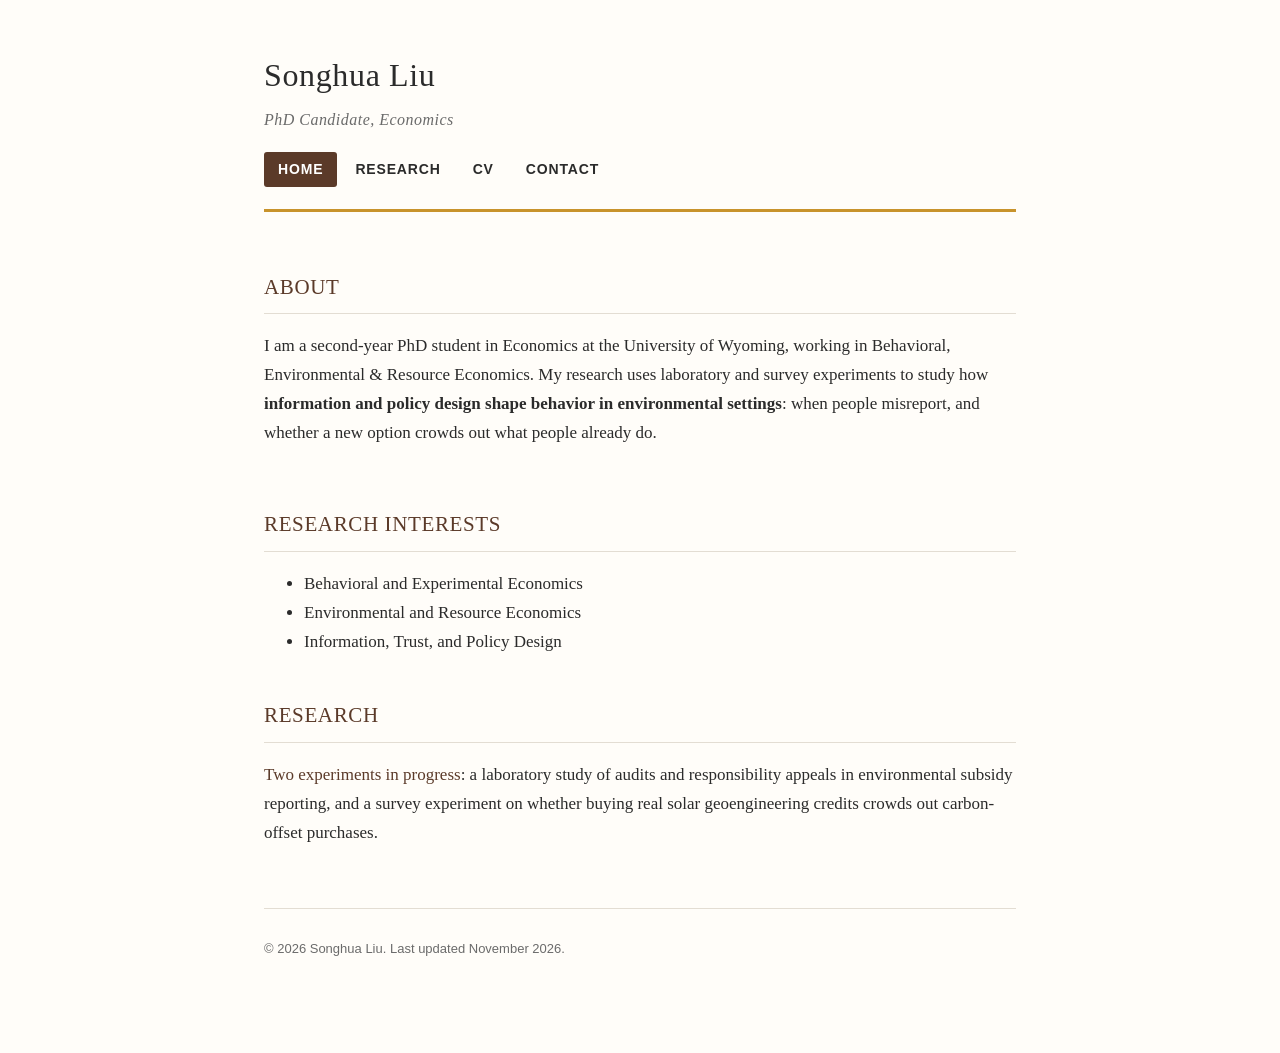
<file: index.html>
<!DOCTYPE html>
<html lang="en">
<head>
  <meta charset="UTF-8">
  <meta name="viewport" content="width=device-width, initial-scale=1.0">
  <title>Songhua Liu</title>
  <link rel="stylesheet" href="assets/style.css">
</head>
<body>
  <div class="container">
    <header class="site-header">
      <h1>Songhua Liu</h1>
      <p class="subtitle">PhD Candidate, Economics</p>
      <nav class="site-nav">
        <a href="index.html" class="active">Home</a>
        <a href="research.html">Research</a>
        <a href="cv.html">CV</a>
        <a href="contact.html">Contact</a>
      </nav>
    </header>

    <section class="about-flex">
      <div class="about-text">
        <h2>About</h2>
        <p>
          I am a second-year PhD student in Economics at the University of
          Wyoming, working in Behavioral, Environmental & Resource Economics.
          My research uses laboratory and survey experiments to study how
          <strong>information and policy design shape behavior in
          environmental settings</strong>: when people misreport, and whether
          a new option crowds out what people already do.
        </p>
      </div>
    </section>

    <section>
      <h2>Research Interests</h2>
      <ul>
        <li>Behavioral and Experimental Economics</li>
        <li>Environmental and Resource Economics</li>
        <li>Information, Trust, and Policy Design</li>
      </ul>
    </section>

    <section>
      <h2>Research</h2>
      <p>
        <a href="research.html">Two experiments in progress</a>: a laboratory
        study of audits and responsibility appeals in environmental subsidy
        reporting, and a survey experiment
        on whether buying real solar geoengineering credits crowds out
        carbon-offset purchases.
      </p>
    </section>

    <footer>
      <p>&copy; 2026 Songhua Liu. Last updated November 2026.</p>
    </footer>
  </div>
</body>
</html>
</file>
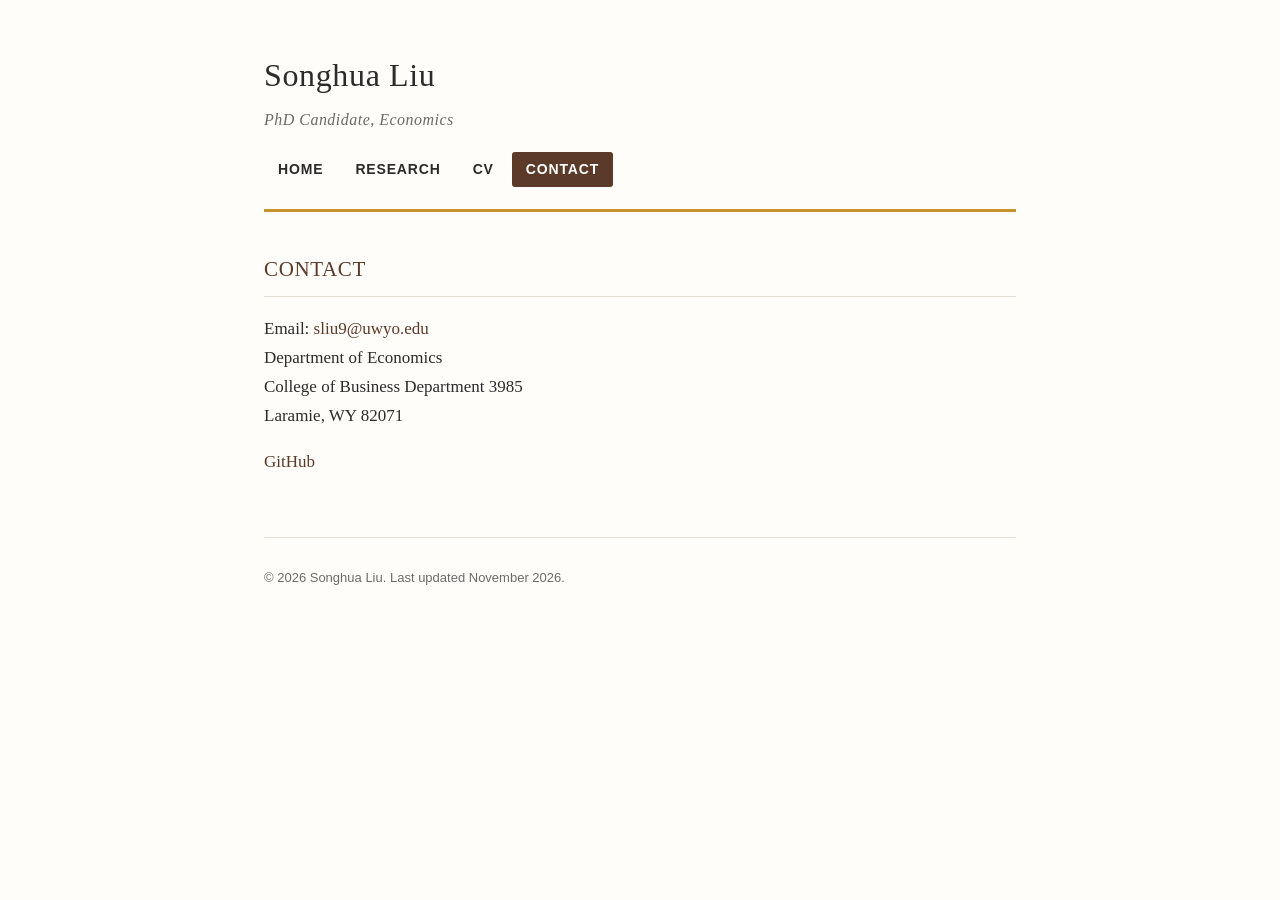
<file: contact.html>
<!DOCTYPE html>
<html lang="en">
<head>
  <meta charset="UTF-8">
  <meta name="viewport" content="width=device-width, initial-scale=1.0">
  <title>Contact | Songhua Liu</title>
  <link rel="stylesheet" href="assets/style.css">
</head>
<body>
  <div class="container">
    <header class="site-header">
      <h1>Songhua Liu</h1>
      <p class="subtitle">PhD Candidate, Economics</p>
      <nav class="site-nav">
        <a href="index.html">Home</a>
        <a href="research.html">Research</a>
        <a href="cv.html">CV</a>
        <a href="contact.html" class="active">Contact</a>
      </nav>
    </header>

    <section>
      <h2>Contact</h2>
      <p>
        Email: <a href="mailto:sliu9@uwyo.edu">sliu9@uwyo.edu</a><br>
        Department of Economics<br>
        College of Business Department 3985<br>
        Laramie, WY 82071
      </p>
      <p>
        <a href="https://github.com/SonghuaLiu678">GitHub</a>
      </p>
    </section>

    <footer>
      <p>&copy; 2026 Songhua Liu. Last updated November 2026.</p>
    </footer>
  </div>
</body>
</html>
</file>
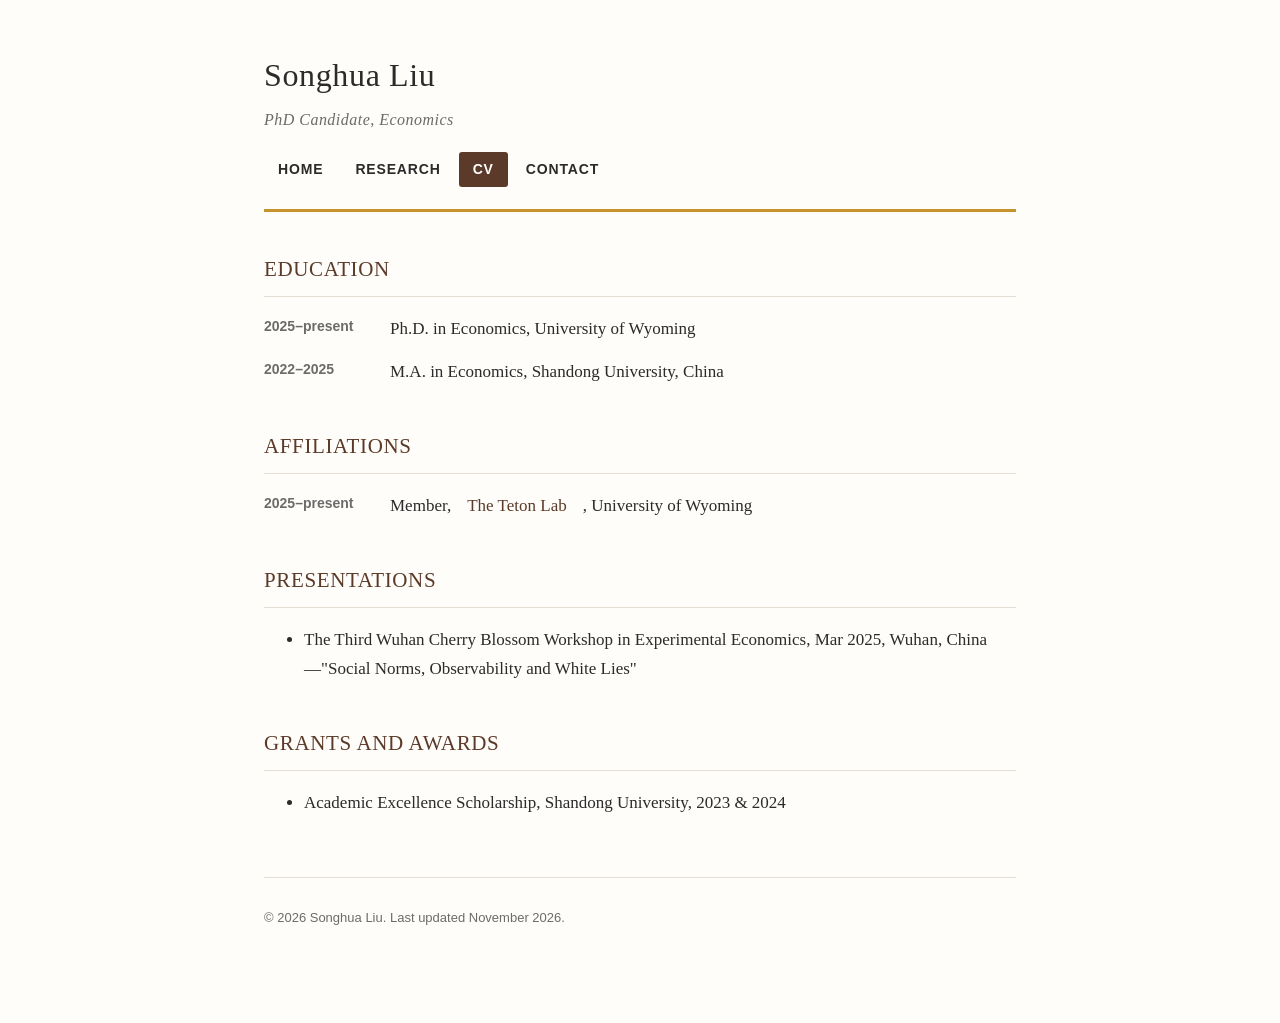
<file: cv.html>
<!DOCTYPE html>
<html lang="en">
<head>
  <meta charset="UTF-8">
  <meta name="viewport" content="width=device-width, initial-scale=1.0">
  <title>CV | Songhua Liu</title>
  <link rel="stylesheet" href="assets/style.css">
</head>
<body>
  <div class="container">
    <header class="site-header">
      <h1>Songhua Liu</h1>
      <p class="subtitle">PhD Candidate, Economics</p>
      <nav class="site-nav">
        <a href="index.html">Home</a>
        <a href="research.html">Research</a>
        <a href="cv.html" class="active">CV</a>
        <a href="contact.html">Contact</a>
      </nav>
    </header>

    <section>
      <h2>Education</h2>
      <div class="cv-entry">
        <span class="year">2025&ndash;present</span>
        Ph.D. in Economics, University of Wyoming
      </div>
      <div class="cv-entry">
        <span class="year">2022&ndash;2025</span>
        M.A. in Economics, Shandong University, China
      </div>
    </section>

    <section>
      <h2>Affiliations</h2>
      <div class="cv-entry">
        <span class="year">2025&ndash;present</span>
        Member, <a href="https://thetetonlab.org/">The Teton Lab</a>, University of Wyoming
      </div>
    </section>

    <!-- Teaching section: add once you have teaching experience to list
    <section>
      <h2>Teaching</h2>
      <div class="cv-entry">
        <span class="year">20XX</span>
        [Course title], Teaching Assistant, University of Wyoming
      </div>
    </section>
    -->

    <section>
      <h2>Presentations</h2>
      <ul>
        <li>The Third Wuhan Cherry Blossom Workshop in Experimental Economics,
          Mar 2025, Wuhan, China&mdash;"Social Norms, Observability and White
          Lies"</li>
      </ul>
    </section>

    <section>
      <h2>Grants and Awards</h2>
      <ul>
        <li>Academic Excellence Scholarship, Shandong University, 2023 &amp; 2024</li>
      </ul>
    </section>

    <footer>
      <p>&copy; 2026 Songhua Liu. Last updated November 2026.</p>
    </footer>
  </div>
</body>
</html>
</file>
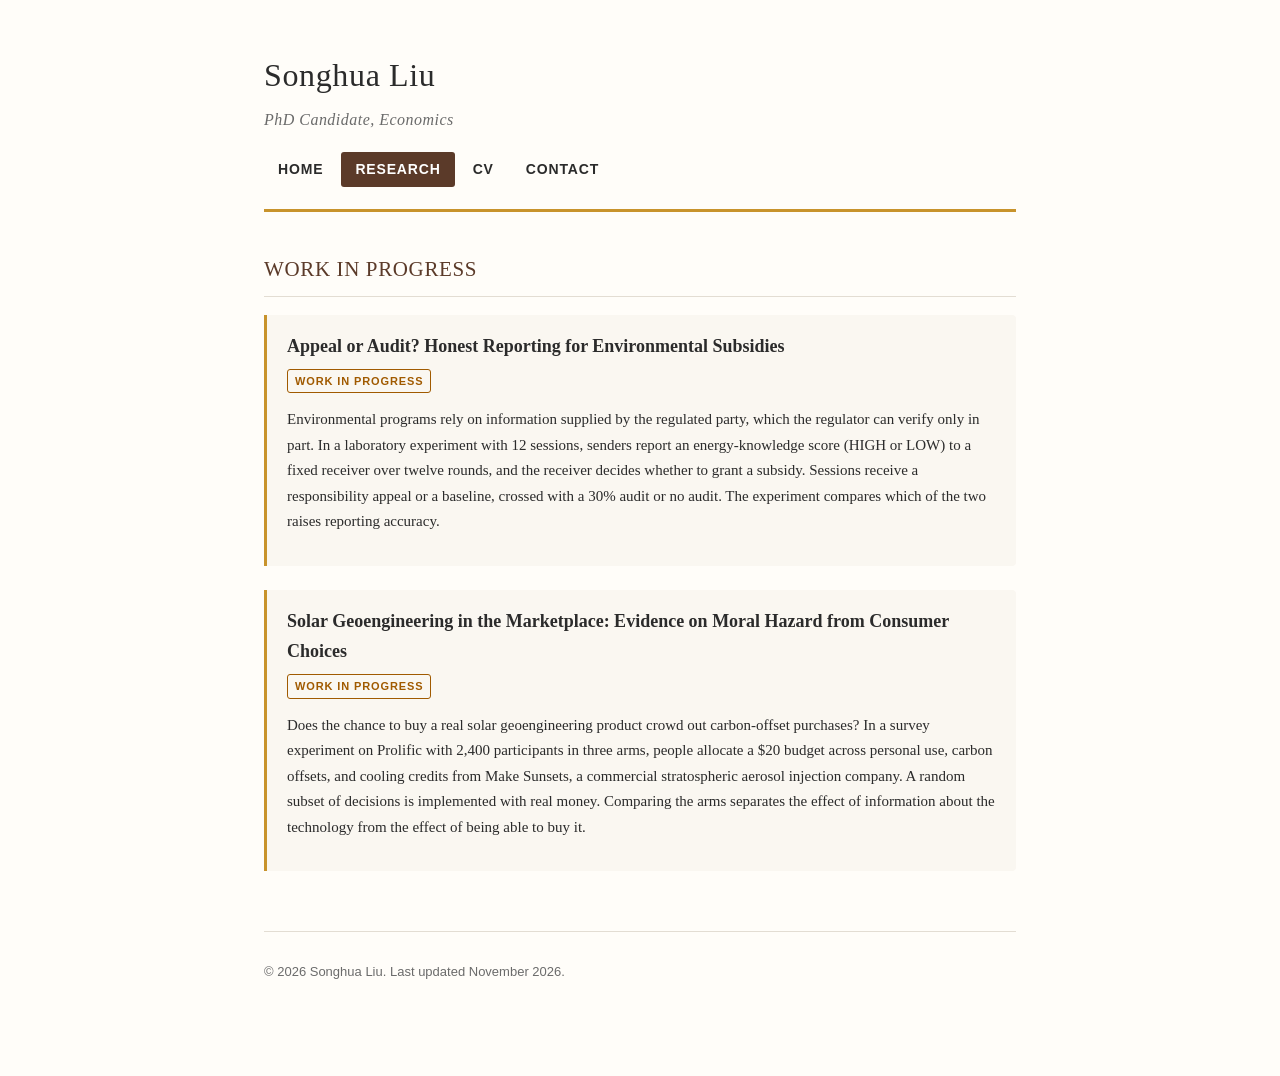
<file: research.html>
<!DOCTYPE html>
<html lang="en">
<head>
  <meta charset="UTF-8">
  <meta name="viewport" content="width=device-width, initial-scale=1.0">
  <title>Research | Songhua Liu</title>
  <link rel="stylesheet" href="assets/style.css">
</head>
<body>
  <div class="container">
    <header class="site-header">
      <h1>Songhua Liu</h1>
      <p class="subtitle">PhD Candidate, Economics</p>
      <nav class="site-nav">
        <a href="index.html">Home</a>
        <a href="research.html" class="active">Research</a>
        <a href="cv.html">CV</a>
        <a href="contact.html">Contact</a>
      </nav>
    </header>

    <section>
      <h2>Work in Progress</h2>

      <div class="paper">
        <h3>Appeal or Audit? Honest Reporting for Environmental Subsidies</h3>
        <span class="status">Work in progress</span>
        <p class="abstract">
          Environmental programs rely on information supplied by the regulated
          party, which the regulator can verify only in part. In a laboratory
          experiment with 12 sessions, senders report an energy-knowledge
          score (HIGH or LOW) to a fixed receiver over twelve rounds, and the
          receiver decides whether to grant a subsidy. Sessions receive a
          responsibility appeal or a baseline, crossed with a 30% audit or no
          audit. The experiment compares which of the two raises reporting
          accuracy.
        </p>
      </div>

      <div class="paper">
        <h3>Solar Geoengineering in the Marketplace: Evidence on Moral Hazard
          from Consumer Choices</h3>
        <span class="status">Work in progress</span>
        <p class="abstract">
          Does the chance to buy a real solar geoengineering product crowd out
          carbon-offset purchases? In a survey experiment on Prolific with
          2,400 participants in three arms, people allocate a $20 budget
          across personal use, carbon offsets, and cooling credits from Make
          Sunsets, a commercial stratospheric aerosol injection company. A
          random subset of decisions is implemented with real money. Comparing
          the arms separates the effect of information about the technology
          from the effect of being able to buy it.
        </p>
      </div>
    </section>

    <footer>
      <p>&copy; 2026 Songhua Liu. Last updated November 2026.</p>
    </footer>
  </div>
</body>
</html>
</file>
<file: assets/style.css>
/* ---------- Base ---------- */
:root {
  --max-width: 800px;
  --text-color: #2b2b2b;
  --muted-color: #6b6b6b;
  --link-color: #5b3a29;
  --accent-color: #c8932c;
  --border-color: #e3ddd3;
  --bg-color: #fffdf9;
  --card-bg: #faf7f1;
}

* {
  box-sizing: border-box;
}

html {
  scroll-behavior: smooth;
}

body {
  font-family: "Iowan Old Style", "Palatino Linotype", "Georgia", "Times New Roman", serif;
  color: var(--text-color);
  line-height: 1.7;
  margin: 0;
  padding: 0;
  background: var(--bg-color);
  font-size: 17px;
}

.container {
  max-width: var(--max-width);
  margin: 0 auto;
  padding: 48px 24px 80px;
}

a {
  color: var(--link-color);
  text-decoration: none;
  border-bottom: 1px solid transparent;
  transition: border-color 0.15s ease, color 0.15s ease;
}

a:hover {
  border-bottom-color: var(--accent-color);
}

/* ---------- Header / Nav ---------- */
header.site-header {
  margin-bottom: 40px;
  padding-bottom: 22px;
  border-bottom: 3px solid var(--accent-color);
}

header.site-header h1 {
  font-size: 32px;
  letter-spacing: 0.02em;
  margin: 0 0 4px;
  font-weight: normal;
}

header.site-header p.subtitle {
  margin: 0 0 18px;
  color: var(--muted-color);
  font-size: 16px;
  font-style: italic;
  letter-spacing: 0.03em;
}

nav.site-nav {
  display: flex;
  gap: 4px;
  flex-wrap: wrap;
}

nav.site-nav a {
  font-family: "Helvetica Neue", Arial, sans-serif;
  padding: 6px 14px;
  font-size: 14px;
  font-weight: 600;
  letter-spacing: 0.06em;
  text-transform: uppercase;
  border: none;
  border-radius: 3px;
  color: var(--text-color);
}

nav.site-nav a:hover {
  background: var(--card-bg);
  border-bottom: none;
}

nav.site-nav a.active {
  background: var(--link-color);
  color: #fff;
}

/* ---------- Sections ---------- */
section {
  margin-bottom: 42px;
}

h2 {
  font-size: 21px;
  font-weight: normal;
  letter-spacing: 0.03em;
  text-transform: uppercase;
  color: var(--link-color);
  border-bottom: 1px solid var(--border-color);
  padding-bottom: 8px;
  margin-bottom: 18px;
}

h3 {
  font-size: 18px;
  margin-bottom: 4px;
  font-weight: bold;
}

.muted {
  color: var(--muted-color);
}

/* ---------- Publications / Working papers ---------- */
.paper {
  margin-bottom: 24px;
  padding: 16px 20px;
  background: var(--card-bg);
  border-left: 3px solid var(--accent-color);
  border-radius: 0 4px 4px 0;
}

.paper h3 {
  margin-top: 0;
}

.paper .status {
  display: inline-block;
  font-family: "Helvetica Neue", Arial, sans-serif;
  font-size: 11px;
  font-weight: bold;
  text-transform: uppercase;
  letter-spacing: 0.08em;
  color: #a05a00;
  border: 1px solid #a05a00;
  border-radius: 3px;
  padding: 2px 7px;
  margin-bottom: 8px;
}

.paper .abstract {
  margin-top: 6px;
  font-size: 15px;
}

/* ---------- About / photo ---------- */
.about-flex {
  display: flex;
  gap: 32px;
  align-items: flex-start;
}

.about-text {
  flex: 1;
}

.about-photo {
  flex: 0 0 160px;
}

.photo-placeholder,
.about-photo img {
  width: 160px;
  height: 200px;
  border: 1px dashed var(--border-color);
  border-radius: 6px;
  display: flex;
  align-items: center;
  justify-content: center;
  color: var(--muted-color);
  font-size: 14px;
  object-fit: cover;
  background: var(--card-bg);
}

@media (max-width: 600px) {
  .about-flex {
    flex-direction: column-reverse;
  }
  .about-photo {
    flex: 0 0 auto;
  }
}

/* ---------- Footer ---------- */
footer {
  margin-top: 60px;
  padding-top: 16px;
  border-top: 1px solid var(--border-color);
  font-size: 13px;
  color: var(--muted-color);
  font-family: "Helvetica Neue", Arial, sans-serif;
}

/* ---------- CV page ---------- */
.cv-entry {
  margin-bottom: 14px;
  display: flex;
  gap: 16px;
}

.cv-entry .year {
  font-family: "Helvetica Neue", Arial, sans-serif;
  font-weight: 600;
  font-size: 14px;
  color: var(--muted-color);
  flex: 0 0 110px;
  white-space: nowrap;
}
</file>
